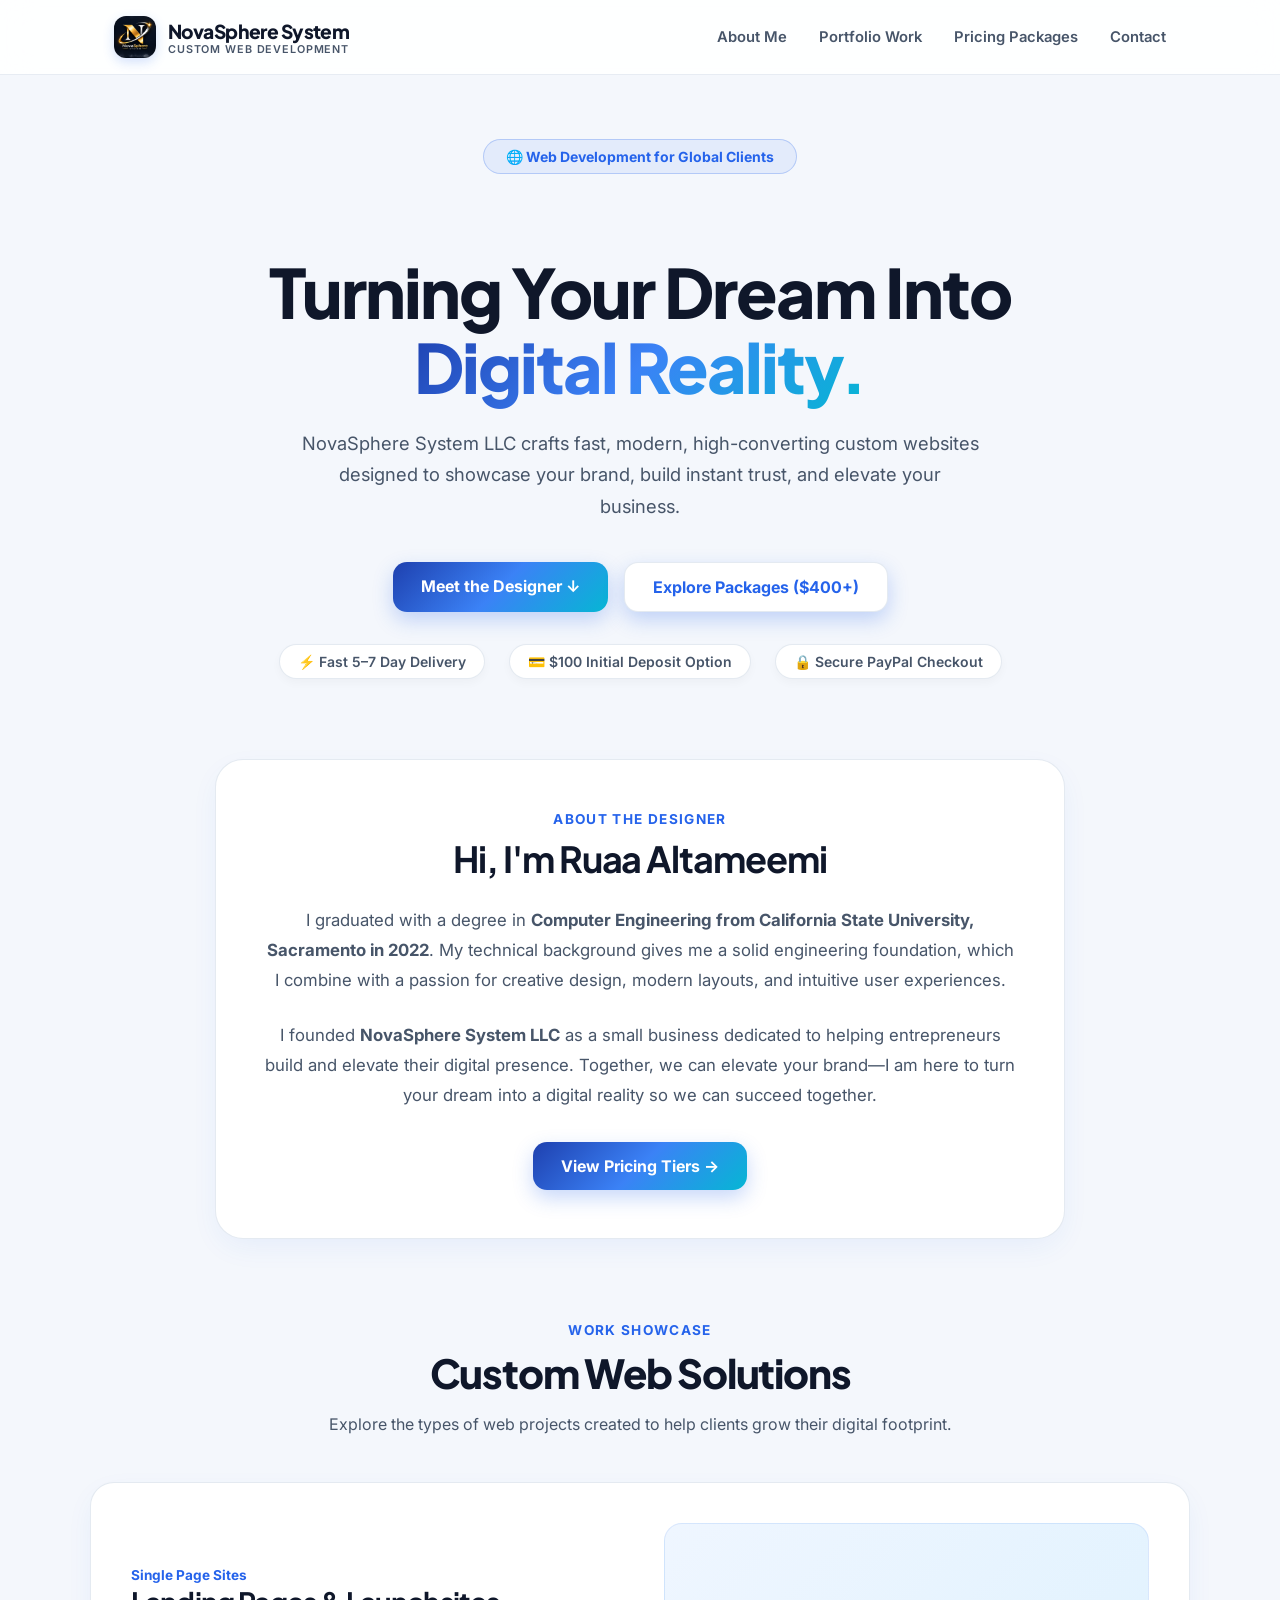
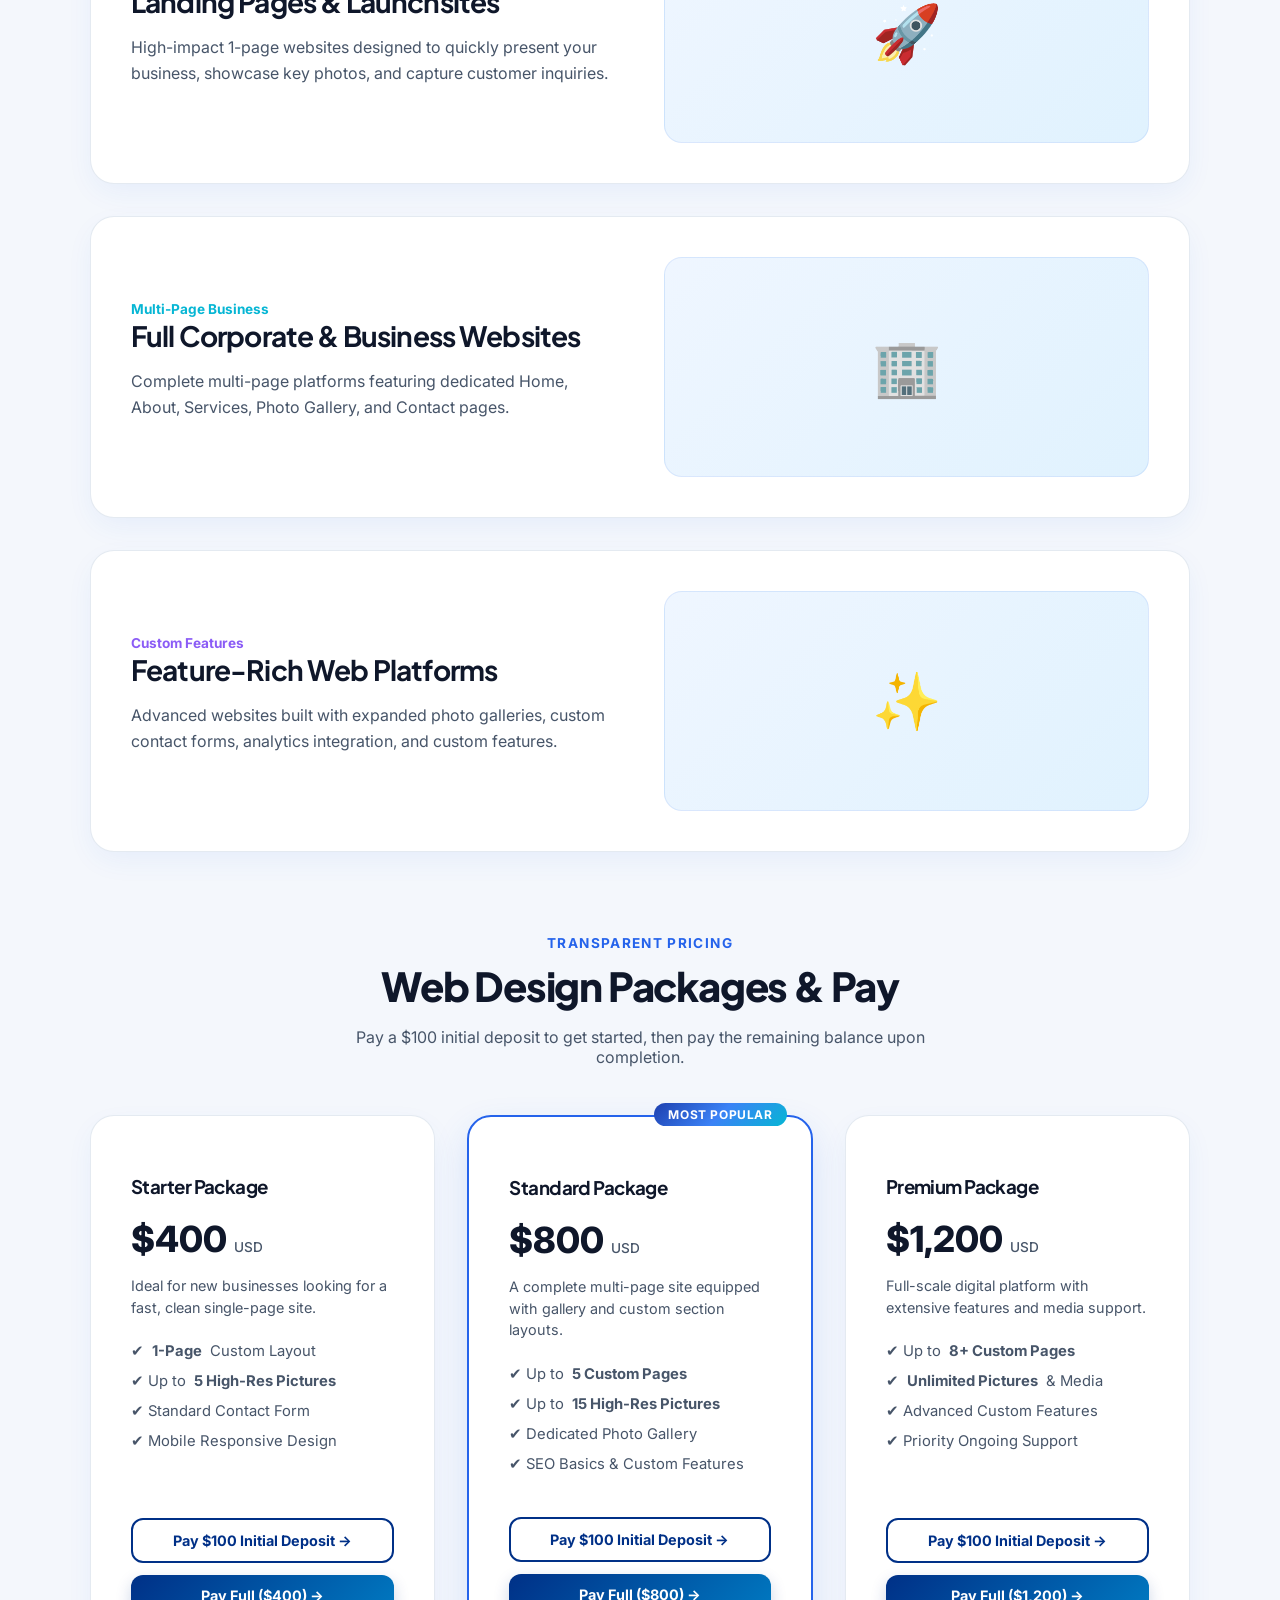
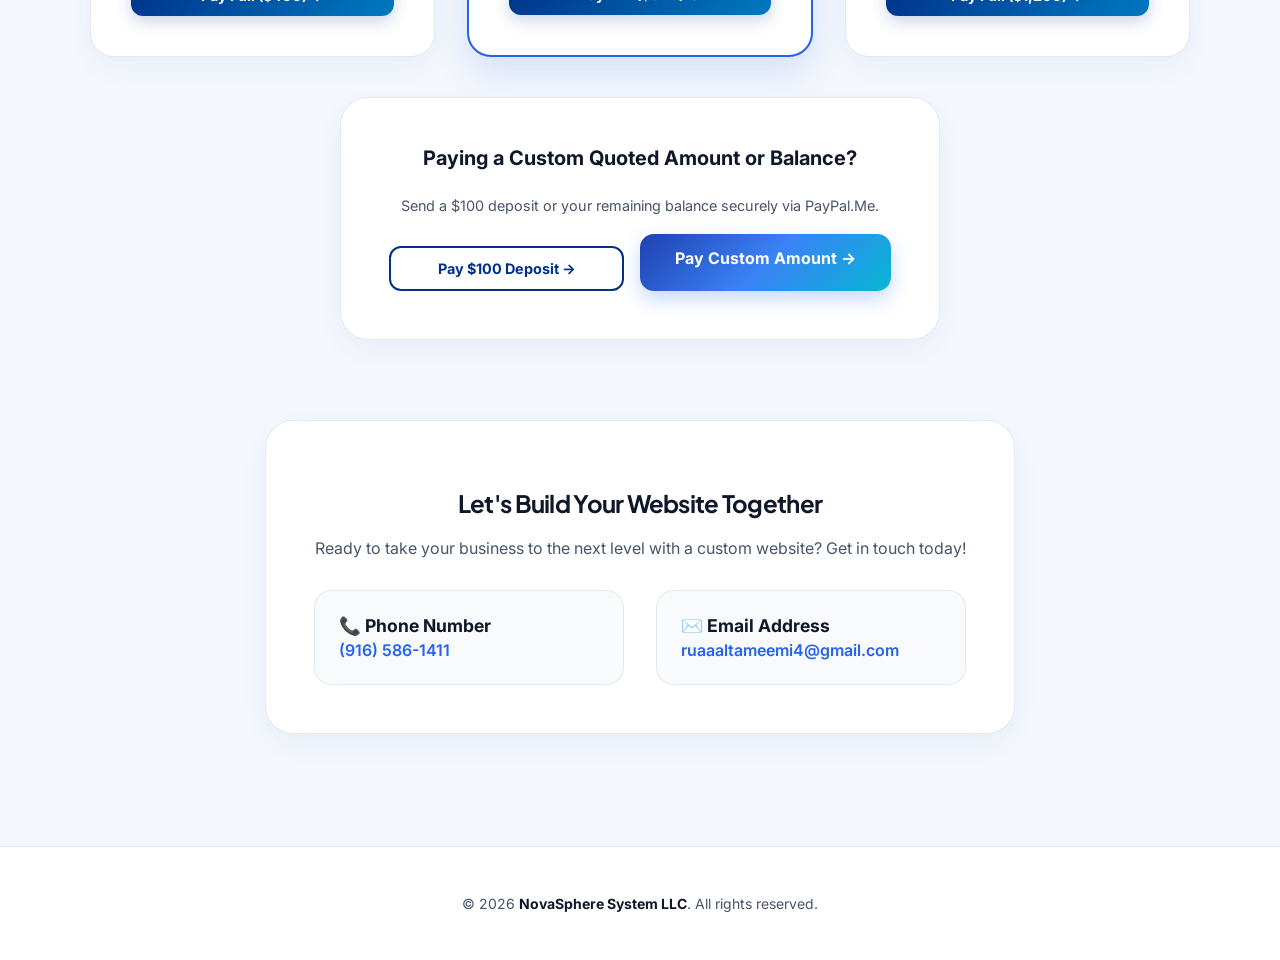
<file: index.html>
<!doctype html>
<html lang="en">
<head>
  <meta charset="utf-8" />
  <meta name="viewport" content="width=device-width, initial-scale=1" />
  <title>NovaSphere System — Custom Web Design Studio</title>
  <meta name="description" content="High-performance custom web design and development built for global businesses by Ruaa Altameemi." />
  
  <!-- Favicon -->
  <link rel="icon" type="image/jpeg" href="images/logo.jpeg" />

  <!-- Google Fonts -->
  <link rel="preconnect" href="https://fonts.googleapis.com" />
  <link rel="preconnect" href="https://fonts.gstatic.com" crossorigin />
  <link href="https://fonts.googleapis.com/css2?family=Plus+Jakarta+Sans:wght@400;500;600;700;800&family=Inter:wght@400;500;600&display=swap" rel="stylesheet" />
  
  <!-- Embedded Bright Theme Styling & Vibrant Effects -->
  <style>
    :root {
      --bg-base: #f4f7fc;
      --bg-card: #ffffff;
      --border-card: rgba(226, 232, 240, 0.9);
      --border-glow: #2563eb;
      --primary: #2563eb;
      --text-main: #0f172a;
      --text-muted: #475569;
      --bright-gradient: linear-gradient(135deg, #1e40af 0%, #3b82f6 50%, #06b6d4 100%);
      --paypal-gradient: linear-gradient(135deg, #003087 0%, #0079c1 100%);
      --shadow-card: 0 10px 30px -5px rgba(37, 99, 235, 0.08);
      --shadow-hover: 0 20px 40px -10px rgba(37, 99, 235, 0.2);
    }

    * { box-sizing: border-box; }

    body { 
      font-family: 'Inter', sans-serif;
      color: var(--text-main);
      background-color: var(--bg-base);
      background-image: 
        radial-gradient(circle at 10% 10%, rgba(37, 99, 235, 0.12) 0%, transparent 45%),
        radial-gradient(circle at 90% 40%, rgba(6, 182, 212, 0.15) 0%, transparent 45%),
        radial-gradient(circle at 50% 80%, rgba(139, 92, 246, 0.1) 0%, transparent 50%),
        #f4f7fc;
      background-attachment: fixed;
      margin: 0;
      padding: 0;
      overflow-x: hidden;
    }

    h1, h2, h3, .brand-title { 
      font-family: 'Plus Jakarta Sans', sans-serif; 
      letter-spacing: -0.03em;
    }

    section[id] {
      scroll-margin-top: 100px;
    }

    /* Navbar Header */
    header {
      position: sticky;
      top: 0;
      z-index: 1000;
      background: rgba(255, 255, 255, 0.9);
      backdrop-filter: blur(16px);
      -webkit-backdrop-filter: blur(16px);
      border-bottom: 1px solid rgba(226, 232, 240, 0.8);
      padding: 1rem 0;
    }

    .container {
      max-width: 1100px;
      margin: 0 auto;
      padding: 0 1.5rem;
    }

    .nav {
      display: flex;
      justify-content: space-between;
      align-items: center;
    }

    .brand {
      display: flex;
      align-items: center;
      gap: 12px;
    }

    .logo-img {
      width: 42px;
      height: 42px;
      border-radius: 12px;
      object-fit: cover;
      box-shadow: 0 4px 12px rgba(37, 99, 235, 0.2);
    }

    .brand-text {
      display: flex;
      flex-direction: column;
    }

    .brand-title {
      font-weight: 800;
      font-size: 1.2rem;
      color: var(--text-main);
    }

    .brand-tagline {
      font-size: 0.675rem;
      color: var(--text-muted);
      letter-spacing: 0.08em;
      text-transform: uppercase;
      font-weight: 600;
    }

    .links {
      display: flex;
      gap: 2rem;
    }

    .links a {
      color: var(--text-muted);
      text-decoration: none;
      font-weight: 600;
      font-size: 0.925rem;
      transition: color 0.2s ease;
    }

    .links a:hover {
      color: var(--primary);
    }

    /* Vertical Stack Wrapper */
    .vertical-wrapper {
      display: flex;
      flex-direction: column;
      gap: 5rem;
      padding: 4rem 0 7rem 0;
    }

    /* Hero Section */
    .hero-vertical {
      text-align: center;
      max-width: 850px;
      margin: 0 auto;
    }

    .badge-glow {
      display: inline-flex;
      align-items: center;
      gap: 8px;
      padding: 8px 22px;
      border-radius: 50px;
      background: rgba(37, 99, 235, 0.08);
      color: var(--primary);
      font-weight: 700;
      font-size: 0.875rem;
      border: 1px solid rgba(37, 99, 235, 0.25);
      margin-bottom: 1.5rem;
    }

    .hero-title {
      font-size: clamp(2.75rem, 6vw, 4.25rem);
      font-weight: 800;
      line-height: 1.1;
      color: var(--text-main);
      margin-bottom: 1.5rem;
    }

    .gradient-text {
      background: var(--bright-gradient);
      -webkit-background-clip: text;
      -webkit-text-fill-color: transparent;
    }

    .lead {
      font-size: 1.15rem;
      color: var(--text-muted);
      line-height: 1.7;
      max-width: 680px;
      margin: 0 auto 2.5rem auto;
    }

    /* Bright Cards */
    .card-bright {
      background: var(--bg-card);
      border: 1px solid var(--border-card);
      border-radius: 28px;
      padding: 3rem;
      box-shadow: var(--shadow-card);
      transition: all 0.35s cubic-bezier(0.16, 1, 0.3, 1);
      position: relative;
    }

    .card-bright:hover {
      transform: translateY(-4px);
      box-shadow: var(--shadow-hover);
      border-color: rgba(37, 99, 235, 0.3);
    }

    /* Pricing Grid */
    .pricing-grid {
      display: grid;
      grid-template-columns: repeat(auto-fit, minmax(320px, 1fr));
      gap: 2rem;
    }

    .pricing-card {
      background: var(--bg-card);
      border: 1px solid var(--border-card);
      border-radius: 24px;
      padding: 2.5rem;
      display: flex;
      flex-direction: column;
      justify-content: space-between;
      transition: all 0.3s ease;
      position: relative;
      box-shadow: var(--shadow-card);
    }

    .pricing-card:hover {
      transform: translateY(-4px);
      box-shadow: var(--shadow-hover);
      border-color: var(--primary);
    }

    .pricing-card.featured {
      border: 2px solid var(--primary);
      background: #ffffff;
      box-shadow: 0 15px 35px rgba(37, 99, 235, 0.15);
    }

    .popular-tag {
      position: absolute;
      top: -14px;
      right: 24px;
      background: var(--bright-gradient);
      color: #fff;
      font-size: 0.75rem;
      font-weight: 700;
      padding: 4px 14px;
      border-radius: 20px;
      text-transform: uppercase;
      letter-spacing: 0.05em;
    }

    .feature-list {
      list-style: none;
      padding: 0;
      margin: 1.5rem 0 2rem 0;
    }

    .feature-list li {
      margin-bottom: 0.75rem;
      color: var(--text-muted);
      font-size: 0.925rem;
      display: flex;
      align-items: center;
      gap: 8px;
    }

    /* Buttons */
    .btn-bright {
      background: var(--bright-gradient);
      color: #fff;
      border: none;
      font-weight: 700;
      border-radius: 14px;
      padding: 14px 28px;
      font-size: 1rem;
      cursor: pointer;
      box-shadow: 0 8px 20px rgba(37, 99, 235, 0.25);
      transition: all 0.25s ease;
      text-decoration: none;
      display: inline-block;
      text-align: center;
    }

    .btn-bright:hover {
      transform: translateY(-2px);
      box-shadow: 0 12px 28px rgba(37, 99, 235, 0.35);
    }

    .btn-paypal {
      background: var(--paypal-gradient);
      color: #fff;
      border: none;
      font-weight: 700;
      border-radius: 12px;
      padding: 12px 18px;
      font-size: 0.9rem;
      cursor: pointer;
      box-shadow: 0 6px 16px rgba(0, 48, 135, 0.2);
      transition: all 0.25s ease;
      width: 100%;
      text-align: center;
      display: block;
      text-decoration: none;
      margin-top: 0.75rem;
    }

    .btn-paypal:hover {
      transform: translateY(-2px);
      box-shadow: 0 10px 24px rgba(0, 121, 193, 0.35);
    }

    .btn-paypal-outline {
      background: #ffffff;
      color: #003087;
      border: 2px solid #003087;
      font-weight: 700;
      border-radius: 12px;
      padding: 12px 18px;
      font-size: 0.9rem;
      cursor: pointer;
      transition: all 0.25s ease;
      width: 100%;
      text-align: center;
      display: block;
      text-decoration: none;
      margin-top: 0.75rem;
    }

    .btn-paypal-outline:hover {
      background: rgba(0, 48, 135, 0.05);
      transform: translateY(-2px);
    }

    /* Section Titles */
    .section-header {
      text-align: center;
      max-width: 650px;
      margin: 0 auto 3rem auto;
    }

    .section-header h2 {
      font-size: 2.5rem;
      font-weight: 800;
      margin-top: 0.5rem;
      margin-bottom: 1.0rem;
      color: var(--text-main);
    }

    /* Portfolio Showcase Rows */
    .portfolio-stack {
      display: flex;
      flex-direction: column;
      gap: 2rem;
    }

    .portfolio-row {
      display: grid;
      grid-template-columns: 1fr 1fr;
      gap: 3rem;
      align-items: center;
      background: #ffffff;
      border: 1px solid var(--border-card);
      border-radius: 24px;
      padding: 2.5rem;
      box-shadow: var(--shadow-card);
      transition: all 0.3s ease;
    }

    .portfolio-row:hover {
      border-color: var(--primary);
      box-shadow: var(--shadow-hover);
    }

    .portfolio-info h3 {
      font-size: 1.75rem;
      margin-top: 0;
      margin-bottom: 1rem;
      color: var(--text-main);
    }

    .portfolio-preview {
      background: linear-gradient(135deg, #eff6ff 0%, #e0f2fe 100%);
      border-radius: 18px;
      border: 1px solid rgba(37, 99, 235, 0.1);
      height: 220px;
      display: flex;
      align-items: center;
      justify-content: center;
      font-size: 3.5rem;
    }

    .contact-grid {
      display: grid;
      grid-template-columns: 1fr 1fr;
      gap: 2rem;
      margin-top: 2rem;
      text-align: left;
    }

    .contact-item {
      background: #f8fafc;
      border: 1px solid var(--border-card);
      border-radius: 18px;
      padding: 1.5rem;
    }

    .contact-item strong {
      display: block;
      color: var(--text-main);
      font-size: 1.1rem;
      margin-bottom: 0.25rem;
    }

    .contact-item a {
      color: var(--primary);
      text-decoration: none;
      font-weight: 600;
    }

    /* Global Trust Features */
    .trust-badge-row {
      display: flex;
      justify-content: center;
      gap: 1.5rem;
      margin-top: 2rem;
      flex-wrap: wrap;
    }

    .trust-pill {
      background: #ffffff;
      border: 1px solid var(--border-card);
      padding: 8px 18px;
      border-radius: 30px;
      font-size: 0.875rem;
      font-weight: 600;
      color: var(--text-muted);
      box-shadow: 0 4px 10px rgba(0,0,0,0.03);
    }

    /* Footer */
    footer {
      border-top: 1px solid var(--border-card);
      background: #ffffff;
      padding: 3rem 0;
      text-align: center;
      color: var(--text-muted);
      font-size: 0.875rem;
    }

    footer strong { color: var(--text-main); }

    @media (max-width: 768px) {
      .portfolio-row, .contact-grid { grid-template-columns: 1fr; gap: 1.5rem; }
      .links { display: none; }
    }
  </style>
</head>
<body>

<header>
  <div class="container nav">
    <div class="brand">
      <img src="images/logo.jpeg" alt="NovaSphere Logo" class="logo-img" />
      <div class="brand-text">
        <span class="brand-title">NovaSphere System</span>
        <span class="brand-tagline">Custom Web Development</span>
      </div>
    </div>
    <nav class="links">
      <a href="#about">About Me</a>
      <a href="#work">Portfolio Work</a>
      <a href="#pricing">Pricing Packages</a>
      <a href="#contact">Contact</a>
    </nav>
  </div>
</header>

<main class="container vertical-wrapper">

  <!-- 1. Hero Section -->
  <section id="hero" class="hero-vertical">
    <div class="badge-glow">
      <span>🌐 Web Development for Global Clients</span>
    </div>
    <h1 class="hero-title">
      Turning Your Dream Into <br />
      <span class="gradient-text">Digital Reality.</span>
    </h1>
    <p class="lead">
      NovaSphere System LLC crafts fast, modern, high-converting custom websites designed to showcase your brand, build instant trust, and elevate your business.
    </p>
    <div style="display: flex; gap: 1rem; justify-content: center; flex-wrap: wrap;">
      <a class="btn-bright" href="#about">Meet the Designer ↓</a>
      <a class="btn-bright" style="background: #ffffff; color: var(--primary); border: 1px solid var(--border-card);" href="#pricing">Explore Packages ($400+)</a>
    </div>

    <div class="trust-badge-row">
      <span class="trust-pill">⚡ Fast 5–7 Day Delivery</span>
      <span class="trust-pill">💳 $100 Initial Deposit Option</span>
      <span class="trust-pill">🔒 Secure PayPal Checkout</span>
    </div>
  </section>

  <!-- 2. Personal Story & Biography Section -->
  <section id="about">
    <div class="card-bright" style="max-width: 850px; margin: 0 auto; text-align: center;">
      <span style="color: var(--primary); font-weight: 700; text-transform: uppercase; letter-spacing: 0.1em; font-size: 0.85rem;">About the Designer</span>
      <h2 style="font-size: 2.25rem; margin-top: 0.5rem; margin-bottom: 1.5rem; color: var(--text-main);">Hi, I'm Ruaa Altameemi</h2>
      
      <p style="color: var(--text-muted); line-height: 1.8; font-size: 1.05rem; margin-bottom: 1.5rem;">
        I graduated with a degree in <strong>Computer Engineering from California State University, Sacramento in 2022</strong>. My technical background gives me a solid engineering foundation, which I combine with a passion for creative design, modern layouts, and intuitive user experiences.
      </p>
      
      <p style="color: var(--text-muted); line-height: 1.8; font-size: 1.05rem; margin-bottom: 2rem;">
        I founded <strong>NovaSphere System LLC</strong> as a small business dedicated to helping entrepreneurs build and elevate their digital presence. Together, we can elevate your brand—I am here to turn your dream into a digital reality so we can succeed together.
      </p>

      <a class="btn-bright" href="#pricing">View Pricing Tiers →</a>
    </div>
  </section>

  <!-- 3. Portfolio Showcase Section -->
  <section id="work">
    <div class="section-header">
      <span style="color: var(--primary); font-weight: 700; text-transform: uppercase; letter-spacing: 0.1em; font-size: 0.85rem;">Work Showcase</span>
      <h2>Custom Web Solutions</h2>
      <p style="color: var(--text-muted);">Explore the types of web projects created to help clients grow their digital footprint.</p>
    </div>

    <div class="portfolio-stack">
      <!-- Project Type 1 -->
      <div class="portfolio-row">
        <div class="portfolio-info">
          <span style="color: var(--primary); font-size: 0.85rem; font-weight: 700;">Single Page Sites</span>
          <h3>Landing Pages &amp; Launchsites</h3>
          <p style="color: var(--text-muted); line-height: 1.6;">High-impact 1-page websites designed to quickly present your business, showcase key photos, and capture customer inquiries.</p>
        </div>
        <div class="portfolio-preview">🚀</div>
      </div>

      <!-- Project Type 2 -->
      <div class="portfolio-row">
        <div class="portfolio-info">
          <span style="color: #06b6d4; font-size: 0.85rem; font-weight: 700;">Multi-Page Business</span>
          <h3>Full Corporate &amp; Business Websites</h3>
          <p style="color: var(--text-muted); line-height: 1.6;">Complete multi-page platforms featuring dedicated Home, About, Services, Photo Gallery, and Contact pages.</p>
        </div>
        <div class="portfolio-preview">🏢</div>
      </div>

      <!-- Project Type 3 -->
      <div class="portfolio-row">
        <div class="portfolio-info">
          <span style="color: #8b5cf6; font-size: 0.85rem; font-weight: 700;">Custom Features</span>
          <h3>Feature-Rich Web Platforms</h3>
          <p style="color: var(--text-muted); line-height: 1.6;">Advanced websites built with expanded photo galleries, custom contact forms, analytics integration, and custom features.</p>
        </div>
        <div class="portfolio-preview">✨</div>
      </div>
    </div>
  </section>

  <!-- 4. Pricing Tiers -->
  <section id="pricing">
    <div class="section-header">
      <span style="color: var(--primary); font-weight: 700; text-transform: uppercase; letter-spacing: 0.1em; font-size: 0.85rem;">Transparent Pricing</span>
      <h2>Web Design Packages &amp; Pay</h2>
      <p style="color: var(--text-muted);">Pay a $100 initial deposit to get started, then pay the remaining balance upon completion.</p>
    </div>

    <div class="pricing-grid">
      <!-- Tier 1 ($400) -->
      <div class="pricing-card">
        <div>
          <h3>Starter Package</h3>
          <p style="font-size: 2.25rem; font-weight: 800; color: var(--text-main); margin: 0.75rem 0;">$400 <span style="font-size: 0.85rem; font-weight: 500; color: var(--text-muted);">USD</span></p>
          <p style="color: var(--text-muted); font-size: 0.9rem; line-height: 1.5;">Ideal for new businesses looking for a fast, clean single-page site.</p>

          <ul class="feature-list">
            <li>✔ <strong>1-Page</strong> Custom Layout</li>
            <li>✔ Up to <strong>5 High-Res Pictures</strong></li>
            <li>✔ Standard Contact Form</li>
            <li>✔ Mobile Responsive Design</li>
          </ul>
        </div>
        <div>
          <a href="https://www.paypal.me/ruaasaad70@yahoo.com/100" target="_blank" class="btn-paypal-outline">Pay $100 Initial Deposit →</a>
          <a href="https://www.paypal.me/ruaasaad70@yahoo.com/400" target="_blank" class="btn-paypal">Pay Full ($400) →</a>
        </div>
      </div>

      <!-- Tier 2 ($800) - Featured -->
      <div class="pricing-card featured">
        <span class="popular-tag">Most Popular</span>
        <div>
          <h3>Standard Package</h3>
          <p style="font-size: 2.25rem; font-weight: 800; color: var(--text-main); margin: 0.75rem 0;">$800 <span style="font-size: 0.85rem; font-weight: 500; color: var(--text-muted);">USD</span></p>
          <p style="color: var(--text-muted); font-size: 0.9rem; line-height: 1.5;">A complete multi-page site equipped with gallery and custom section layouts.</p>

          <ul class="feature-list">
            <li>✔ Up to <strong>5 Custom Pages</strong></li>
            <li>✔ Up to <strong>15 High-Res Pictures</strong></li>
            <li>✔ Dedicated Photo Gallery</li>
            <li>✔ SEO Basics &amp; Custom Features</li>
          </ul>
        </div>
        <div>
          <a href="https://www.paypal.me/ruaasaad70@yahoo.com/100" target="_blank" class="btn-paypal-outline">Pay $100 Initial Deposit →</a>
          <a href="https://www.paypal.me/ruaasaad70@yahoo.com/800" target="_blank" class="btn-paypal">Pay Full ($800) →</a>
        </div>
      </div>

      <!-- Tier 3 ($1,200) -->
      <div class="pricing-card">
        <div>
          <h3>Premium Package</h3>
          <p style="font-size: 2.25rem; font-weight: 800; color: var(--text-main); margin: 0.75rem 0;">$1,200 <span style="font-size: 0.85rem; font-weight: 500; color: var(--text-muted);">USD</span></p>
          <p style="color: var(--text-muted); font-size: 0.9rem; line-height: 1.5;">Full-scale digital platform with extensive features and media support.</p>

          <ul class="feature-list">
            <li>✔ Up to <strong>8+ Custom Pages</strong></li>
            <li>✔ <strong>Unlimited Pictures</strong> &amp; Media</li>
            <li>✔ Advanced Custom Features</li>
            <li>✔ Priority Ongoing Support</li>
          </ul>
        </div>
        <div>
          <a href="https://www.paypal.me/ruaasaad70@yahoo.com/100" target="_blank" class="btn-paypal-outline">Pay $100 Initial Deposit →</a>
          <a href="https://www.paypal.me/ruaasaad70@yahoo.com1200" target="_blank" class="btn-paypal">Pay Full ($1,200) →</a>
        </div>
      </div>
    </div>

    <!-- Custom Retainer Payment -->
    <div style="margin-top: 2.5rem; text-align: center;">
      <div class="card-bright" style="max-width: 600px; margin: 0 auto;">
        <h4 style="margin-top:0; font-size: 1.25rem;">Paying a Custom Quoted Amount or Balance?</h4>
        <p style="color: var(--text-muted); font-size: 0.9rem; margin-bottom: 1.25rem;">Send a $100 deposit or your remaining balance securely via PayPal.Me.</p>
        <div style="display: flex; gap: 1rem; justify-content: center; flex-wrap: wrap;">
          <a href="https://www.paypal.me/ruaasaad70@yahoo.com/100" target="_blank" class="btn-paypal-outline" style="flex: 1; min-width: 200px;">Pay $100 Deposit →</a>
          <a href="https://www.paypal.me/ruaasaad70@yahoo.com" target="_blank" class="btn-bright" style="flex: 1; min-width: 200px; text-decoration: none;">Pay Custom Amount →</a>
        </div>
      </div>
    </div>
  </section>

  <!-- 5. Contact Section -->
  <section id="contact">
    <div class="card-bright" style="max-width: 750px; margin: 0 auto; text-align: center;">
      <h2>Let's Build Your Website Together</h2>
      <p style="color: var(--text-muted); margin-bottom: 2rem;">Ready to take your business to the next level with a custom website? Get in touch today!</p>
      
      <div class="contact-grid">
        <div class="contact-item">
          <strong>📞 Phone Number</strong>
          <a href="tel:9165861411">(916) 586-1411</a>
        </div>
        <div class="contact-item">
          <strong>✉️ Email Address</strong>
          <a href="mailto:ruaaaltameemi4@gmail.com">ruaaaltameemi4@gmail.com</a>
        </div>
      </div>
    </div>
  </section>

</main>

<footer>
  <div class="container">
    © <span id="year"></span> <strong>NovaSphere System LLC</strong>. All rights reserved.
  </div>
</footer>

<script>
  // Dynamic Copyright Year
  document.getElementById('year').textContent = new Date().getFullYear();
</script>

</body>
</html>
</file>
